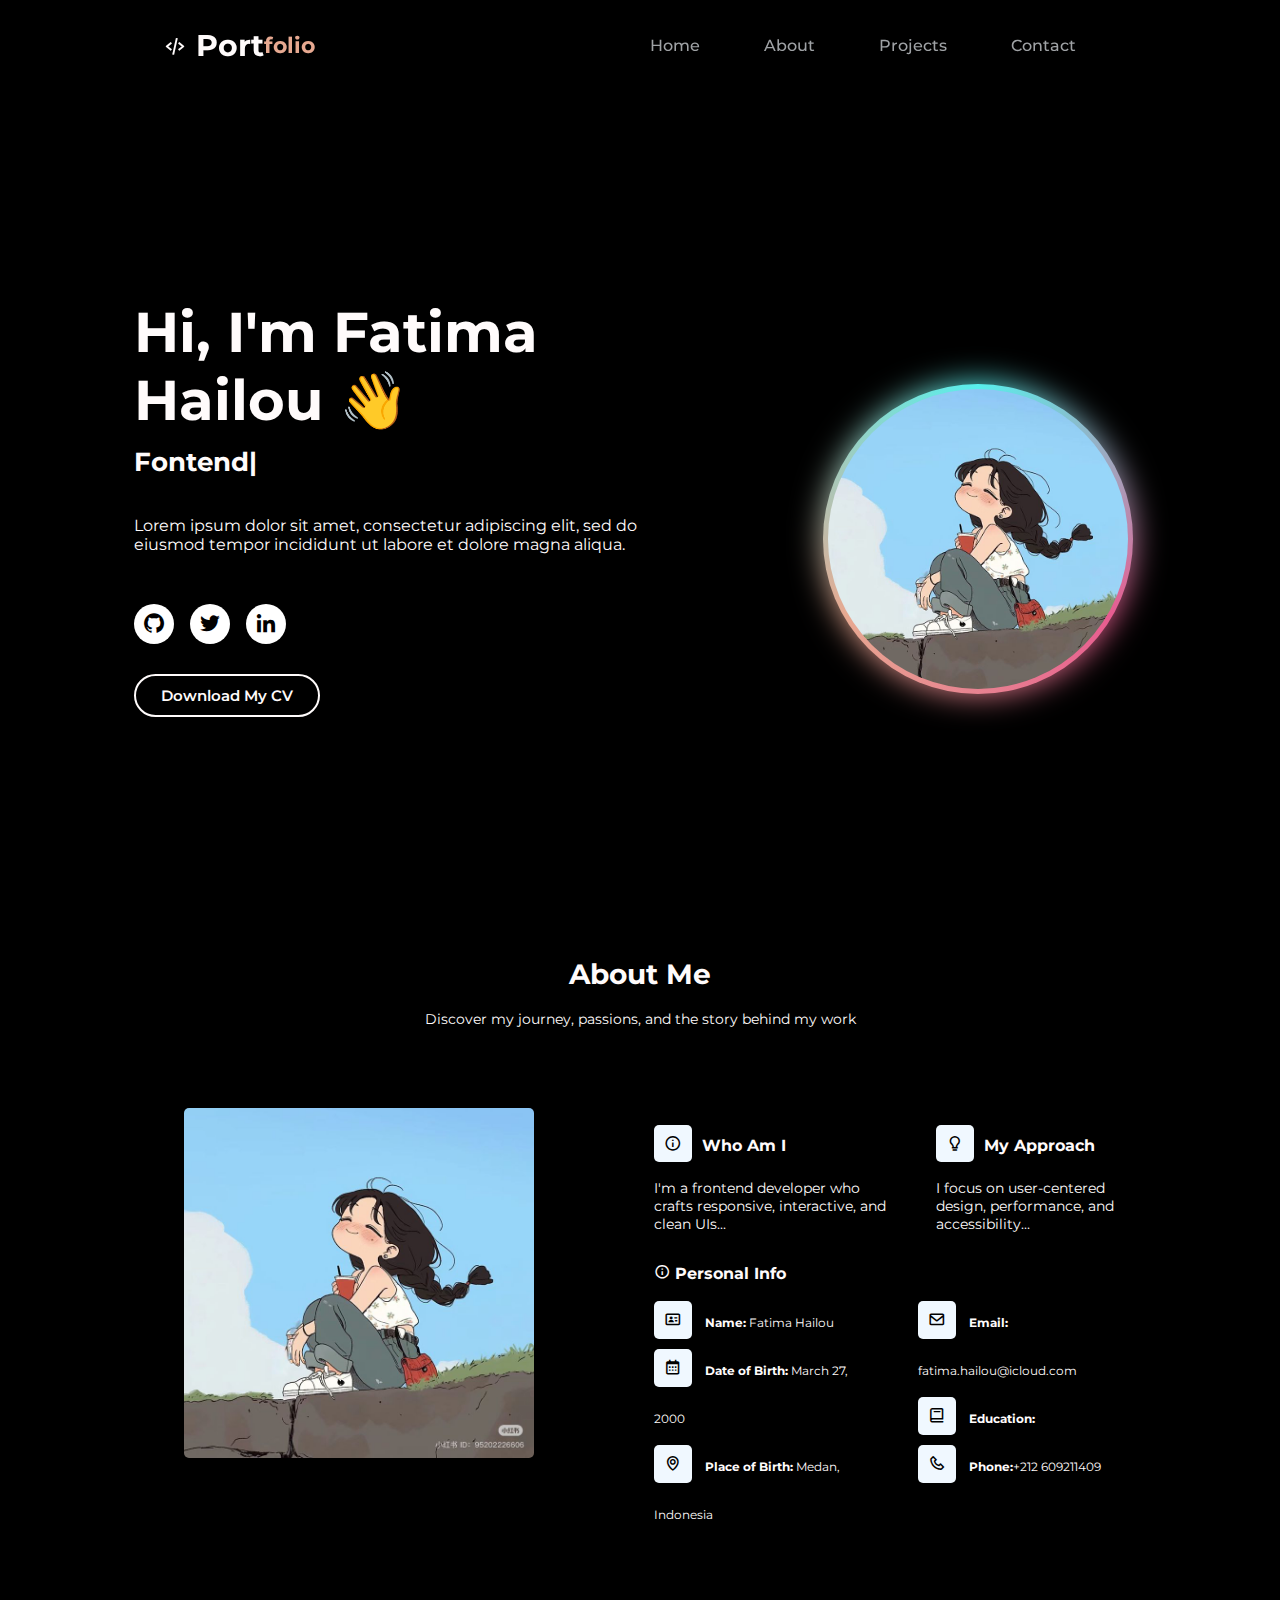
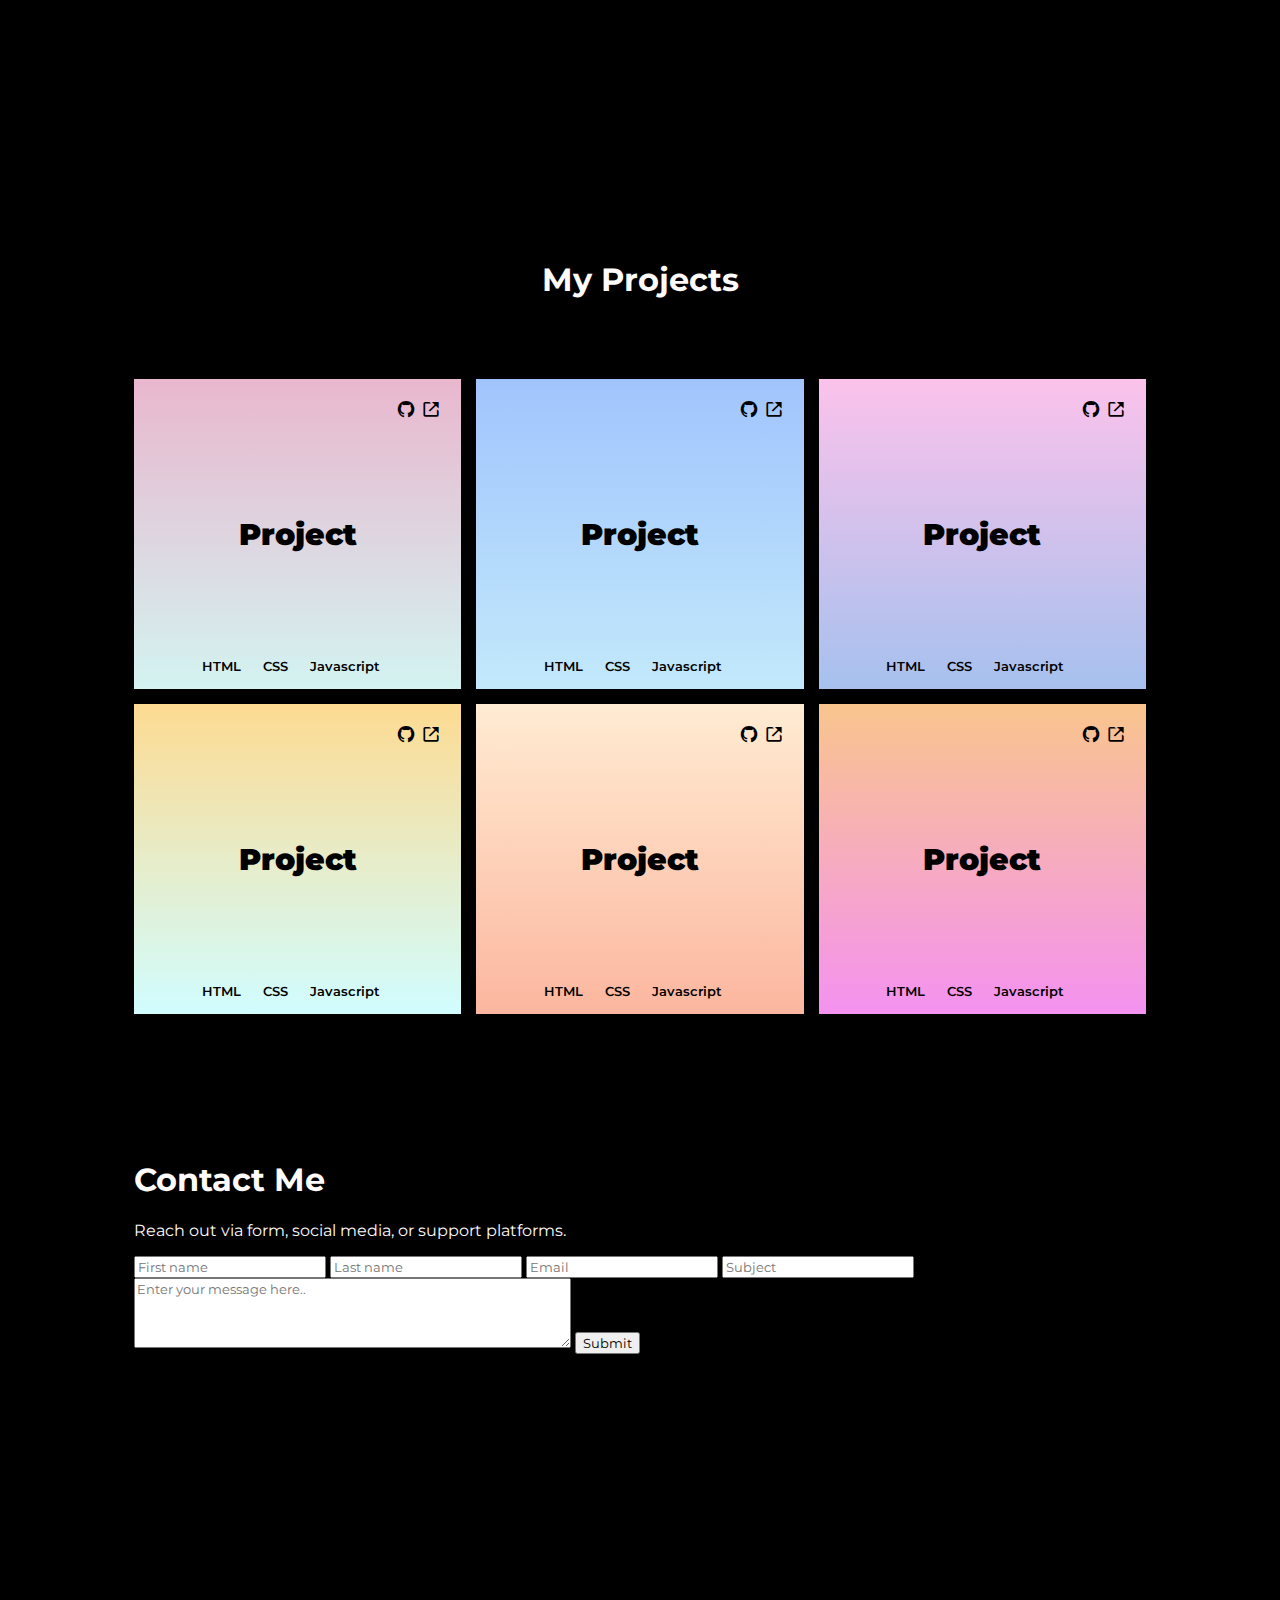
<file: index.html>
<!DOCTYPE html>
<html lang="en">
<head>
  <meta charset="UTF-8">
  <meta name="viewport" content="width=device-width, initial-scale=1.0">
  <title>Portfolio</title>
  <link rel="stylesheet" href="style.css">
  <link rel="preconnect" href="https://fonts.googleapis.com">
  <link rel="preconnect" href="https://fonts.gstatic.com" crossorigin>
  <link href="https://fonts.googleapis.com/css2?family=Montserrat:ital,wght@0,100..900;1,100..900&display=swap" rel="stylesheet">
  <link href='https://unpkg.com/boxicons@2.1.4/css/boxicons.min.css' rel='stylesheet'>
</head>
<body>
  <div class="header">
    <div class="container">
      <nav>
        <i class='bx bx-code-alt'></i>
        <div class="logo">Port<span>folio</span></div>
        <ul class="navbar">
          <li><a href="#">Home</a></li>
          <li><a href="#">About</a></li>
          <li><a href="#">Projects</a></li>
          <li><a href="#">Contact</a></li>
        </ul>
      </nav>

      <div class="content-home page">
        <div class="text">
          <h1>Hi, I'm Fatima Hailou 👋</h1>
          <h2 class="typing-text-heading">
            <span id="typing-text"></span><span class="cursor">|</span>
          </h2>
          <p class="descibtion">Lorem ipsum dolor sit amet, consectetur adipiscing elit, sed do eiusmod tempor incididunt ut labore et dolore magna aliqua.  </p>
          

          <div class="social-links" ></div>

          <div class="cv-btn">
            <button>Download My CV</button>
          </div>

        </div>

        <div class="my-pic">
          <img src="images/41bf961c2a0b4a93f74b33c84bfc885d.jpg" alt="myimage">
        </div>

      </div>
      

      <div class="about page">
        <div class="about-header">
            <h1>About Me</h1>
            <p>Discover my journey, passions, and the story behind my work</p>
          </div>
        
        <div class="about-contents">
          <div class="about-pic">
            <img src="/images/41bf961c2a0b4a93f74b33c84bfc885d.jpg" alt="">
          </div>
          
          <div class="about-content">
            <div class="about-card">
              <div class="about-card-el">
                <div class="card">
                <h3><i class='bx bx-info-circle'></i>Who Am I</h3>
                <p>I'm a frontend developer who crafts responsive, interactive, and clean UIs...</p>
              </div>
              <div class="card">
                <h3><i class='bx bx-bulb'></i>My Approach</h3>
                <p>I focus on user-centered design, performance, and accessibility...</p>
              </div>
            </div>

              </div>
              

            <div class="personal-info">
              <h3><i class='bx bx-info-circle'></i> Personal Info</h3>
              <div class="info-grid">
                <div class="info-1">
                  <div><i class='bx bx-id-card'></i> <strong>Name:</strong> Fatima Hailou</div>
                  <div><i class='bx bx-calendar'></i> <strong>Date of Birth:</strong> March 27, 2000</div>
                  <div><i class='bx bx-map'></i> <strong>Place of Birth:</strong> Medan, Indonesia</div>

                </div>
                
                <div class="info-2">
                  <div><i class='bx bx-envelope'></i> <strong>Email:</strong> fatima.hailou@icloud.com</div>
                  <div><i class='bx bx-book'></i> <strong>Education:</strong> </div>
                  <div><i class='bx bx-phone'></i> <strong>Phone:</strong>+212 609211409 </div>

                </div>
                
              </div>
            </div>
        </div>
        
          

        </div>
      </div> 



      <div class="projects page">
        <div class="projects-title">
          <h1>My Projects</h1>
        </div>
        <div class="box-container">
          <div class="box">
            <div class="p-icon">
              <i class="bx bxl-github"></i>
              <i class="bx bx-link-external"></i>
            </div>
            <h2><strong>Project</strong></h2>
            <ul class="p-tools">
              <li>HTML</li>
              <li>CSS</li>
              <li>Javascript</li>
            </ul>
          </div>
          <div class="box">
            <div class="p-icon">
              <i class="bx bxl-github"></i>
              <i class="bx bx-link-external"></i>
            </div>
            <h2><strong>Project</strong></h2>
            <ul class="p-tools">
              <li>HTML</li>
              <li>CSS</li>
              <li>Javascript</li>
            </ul>
          </div>
          <div class="box">
            <div class="p-icon">
              <i class="bx bxl-github"></i>
              <i class="bx bx-link-external"></i>
            </div>
            <h2><strong>Project</strong></h2>
            <ul class="p-tools">
              <li>HTML</li>
              <li>CSS</li>
              <li>Javascript</li>
            </ul>
          </div>
          <div class="box">
            <div class="p-icon">
              <i class="bx bxl-github"></i>
              <i class="bx bx-link-external"></i>
            </div>
            <h2><strong>Project</strong></h2>
            <ul class="p-tools">
              <li>HTML</li>
              <li>CSS</li>
              <li>Javascript</li>
            </ul>
          </div>
          <div class="box">
            <div class="p-icon">
              <i class="bx bxl-github"></i>
              <i class="bx bx-link-external"></i>
            </div>
            <h2><strong>Project</strong></h2>
            <ul class="p-tools">
              <li>HTML</li>
              <li>CSS</li>
              <li>Javascript</li>
            </ul>
          </div>
          <div class="box">
            <div class="p-icon">
              <i class="bx bxl-github"></i>
              <i class="bx bx-link-external"></i>
            </div>
            
            <h2><strong>Project</strong></h2>
            <ul class="p-tools">
              <li>HTML</li>
              <li>CSS</li>
              <li>Javascript</li>
            </ul>
          </div>
        </div>
      </div>


      <div class="contact page">
        <h1>Contact Me</h1>
        <p>Reach out via form, social media, or support platforms.</p>

        <div class="input-contact">
          <input type="firstname" placeholder="First name">
          <input type="lasttname" placeholder="Last name">
          <input type="email" placeholder="Email">
          <input type="subject" placeholder="Subject">
          <span class="msg">
            <textarea placeholder="Enter your message here.."   rows="4" cols="50" name="comment" form="usrform"></textarea>
            <button type="submit">Submit</button>
          </span>
        </div>

      </div>
    </div>
  </div>

  <script src="script.js"></script>
  
</body>
</html>
</file>
<file: style.css>
*{
  font-family: "Montserrat", sans-serif;
  
 
  
  
}

html{
  scroll-behavior: smooth;
}

body{
  background-color: #000000;
  max-width: 100rem;
  max-height: 100rem;
  color: #fffbfb;
}

.container {
  display: flex;
  flex-direction: column;
  /*overflow: hidden;*/
  padding: 10px 10%;
}

.logo {
  font-size: 30px;
  font-weight: bold;
  color: #fffbfb;
  margin-right: auto;
  display: flex;
  align-items: center;
}

.logo span {
  color: #e7a991;
  font-size: 22px;
  
}

nav i {
  position: relative;
  top: 15px;
  right: 10px;
  font-size: 22px;
}

nav {
  z-index: 1000;
  position: sticky;
  left: 0;
  right: 0;
  top: 20px;
  display: flex;
  border-radius: 40px;
  backdrop-filter: blur(14px);
  padding: 0 40px;
  
  
  
  

}



nav ul li {
  display: inline-block;
  list-style: none;
  margin: 0px 30px;
  
  
}

nav ul li a {
  text-decoration: none;
  color: rgb(159, 162, 165);
  font-size: 18px;
  
  transition: 0.3s;
  font-weight: 500;
  font-size: 16px;
  
}

nav ul li a:hover {
  color: #fffbfb;
  
  
  
}



.navbar a.active{
  color: #fffbfb;
  
  
}



.cursor{
  animation: blinker 1s linear infinite;
  
  
  
}


@keyframes blinker{
  50% {
    opacity: 0;
  }


}

.page{
  height: 100vh;
}

.content-home{
  display: flex;
  
  font-size: 28px;
  align-items: center;
  gap: 70px;
  margin-top: -3%;
  
  

  
  
}

.text{
  width: 50%;
  display: flex;
  flex-direction: column;
  max-width: 600px;
  
 
}

.text h1{
  margin-bottom: -10px;
  
}

.social-links i{
  display: flex;
  align-items: center;
  justify-content: center;
  width: 40px;
  height: 40px;
  border-radius: 50%;
  background: white;
  color: #000000;
  font-size: 24px;
  transition: .6s;
  outline: none !important;

  
}

.social-links a{
  outline: none !important;
  border: none;
  text-decoration: none;

}


.social-links i:hover{
  transform: translate(0, -10px);
  box-shadow: 0 0 16px rgba(255, 255, 255, 0.2);
}


.social-links {
  display: flex;
  gap: 16px;
  align-items: center;
  justify-content: start; 
  margin-top: 50px;
  
  
  
}

.typing-text-heading{
  font-size: 26px;
  
}



.descibtion{
  font-size: 16px;
  margin-bottom: 0;
 
  
}

.cv-btn button{
  
  padding: 10px 25px;
  background-color: #000000;
  border: 2px solid #fffbfb;
  border-radius: 40px;
  font-size: 15px;
  font-weight: 600;
  cursor: pointer;
  position: relative;
  color: #fffbfb;
  
  
  
}

.cv-btn button::after{
  content: '';
  position: absolute;
  width: 100%;
  height: 100%;
  padding: 4px;
  border-radius: 20px;
  right: -2px;
  top: -2px;
  z-index: -1;
  opacity: 0;
  transition:  0.8s ease-out;
}

.cv-btn button:hover::after{
  opacity: 1;
}

.cv-btn button:hover{
  background: linear-gradient(to bottom, #fbc2eb, #a6c1ee);
  border: none;
  
 
  z-index: 1;
 
  box-shadow: 0 0 16px rgba(252, 244, 244, 0.2);
  
  
 /* filter: drop-shadow(0 0 5px #fffdef);
  background-color: #fffdef;
  /*background-image: linear-gradient(#ffc6a5,  #a5eaff, #ffc6a5);
  */
  
  font-weight: 600;
  color: #000000;

}

.cv-btn{
  margin-top: 30px;
}


@property --angle{
  syntax: '<angle>';
  initial-value: 0deg;
  inherits: false;
}

.my-pic img{
  width: 150%;
  height: 150%;
  border-radius: 50%;
  display: block;
  object-fit: cover;
  
  
  
  

}



.my-pic{
  position: relative;
  width: 200px; 
  height: 200px;
  margin: auto;
  border-radius: 50%;
  
  
  

}





.my-pic::after, .my-pic::before{
  content: '';
  position: absolute;
  width: calc(150% + 10px);
  height: calc(150% + 10px);
  background-image: conic-gradient(  #58efec, #e85c90, #e7a991, #58efec);
  border-radius: 50%;
  left: -5px;
  top: -5px;
  z-index: -1;
  animation: spin 6s linear infinite;
  
  

  
  
  
  

}

.my-pic::before{
  filter: blur(1rem);
  
  
  
}

@keyframes spin{
  from{
    --angle: 0deg;
  }
  to {
    --angle: 360deg;
  }
}


/*about*/

.about{
  align-items: center;
  font-size: 14px;
  
}





.about-contents{
  display: flex;
  justify-content: center;
  align-items: flex-start;
  gap: 40px;
  margin-left: 50px;
  
  
  
}

.about-header{
  text-align: center;
  margin-bottom: 5rem;
}

.about-pic img{
  width: 350px;
  border-radius: 5px;
  

}


.about-card-el{
  display: flex;
  gap: 40px;
}

.about-content{
  margin-left: 5rem;
}

.info-grid{
  display: flex;
  gap: 40px;
  line-height: 3rem;
  font-size: 12px;
}

.info-grid i {
  font-size: 1.1rem;
  background-color: aliceblue;
  color: #000000;
  padding: 10px;
  border-radius: 5px;
  margin-right: 10px;
}

.card i {
  font-size: 1.1rem;
  background-color: aliceblue;
  color: #000000;
  padding: 10px;
  border-radius: 5px;
  margin-right: 10px;

}

/*projects*/



.projects-title{
  text-align: center;
  margin-bottom: 5rem;

  
}




.projects .box-container {
  display: grid;
  grid-template-columns: repeat(auto-fit, minmax(270px, 1fr));
  gap: 15px;
  justify-content: center;
  align-items: center;
  text-align: center;
  
}

.projects .box-container .box{
  
  
  padding: 50px ;
  height: 210px;
  display: flex;
  flex-direction: column;
  justify-content: center;
  align-items: center;
  text-align: center;
  position: relative;
  cursor: pointer;
  transition: 0.8s ease-out;
  
  

}

.box:nth-child(1) {
  background: linear-gradient(to bottom, #e9b7ce, #d3f3f1);
  
}

.box:nth-child(2) {
  background: linear-gradient(to bottom, #a1c4fd, #c2e9fb);
}

.box:nth-child(3) {
  background: linear-gradient(to bottom, #fbc2eb, #a6c1ee);
}

.box:nth-child(4) {
  background: linear-gradient(to bottom, #fddb92, #d1fdff);
}

.box:nth-child(5) {
  background: linear-gradient(to bottom, #ffecd2, #fcb69f);
}

.box:nth-child(6) {
  background: linear-gradient(to bottom, #f9c58d, #f492f0);
}


.box:hover{
  background: transparent;
  color: #fffbfb;
  border: 1px solid #fffbfb;
}






.projects .box-container .box .p-icon{
  position: absolute;
  top: 20px;
  right: 20px;
  gap: 20px;
  font-size: 20px;
  
 
 
  
}

.projects .box-container .box h2{
  
  margin: 0;
  font-size: 30px;
}

.projects .box-container .box .p-tools{
  list-style: none;
  display: flex;
  
  position: absolute;
  bottom: 15px;
  right: 25%;
  font-size: 0.8rem;
  margin: 0;
  gap: 22px;
  font-weight: 600;
}

.box{
  color: #000000;
}
</file>
